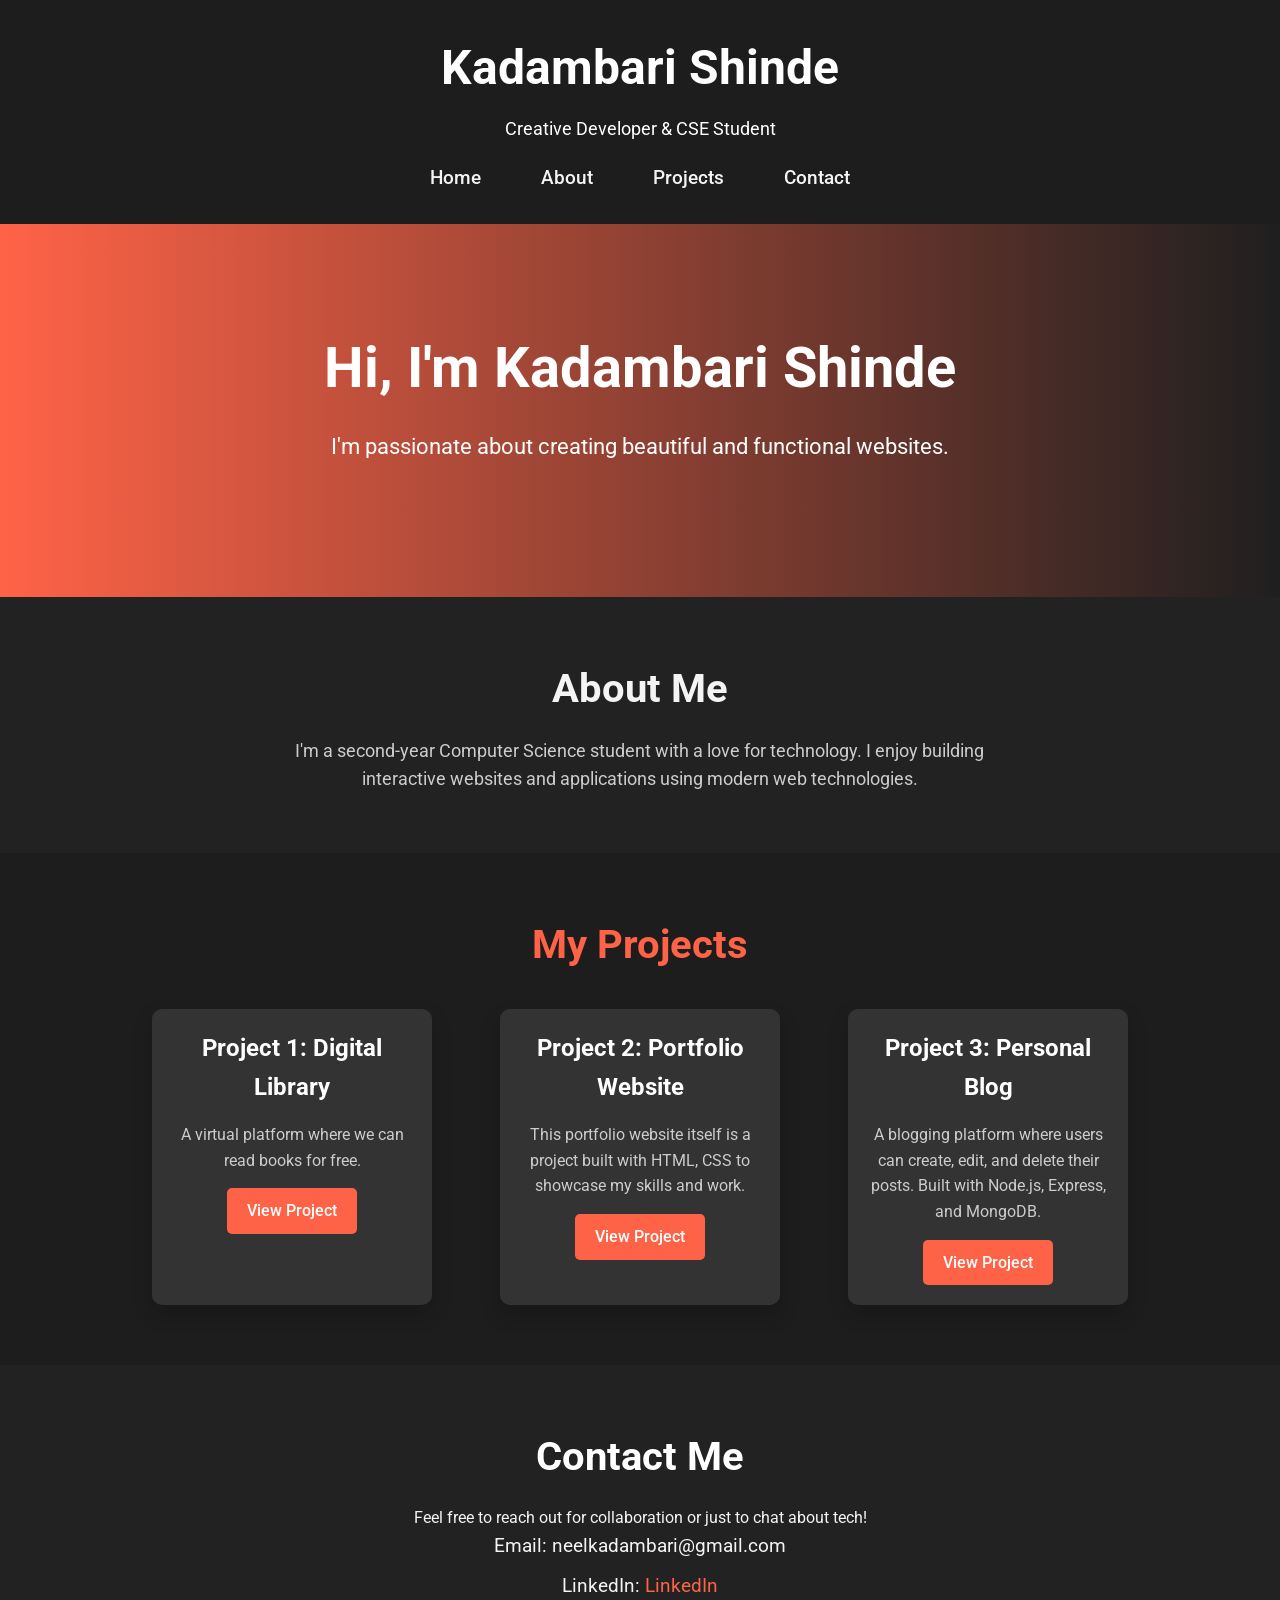
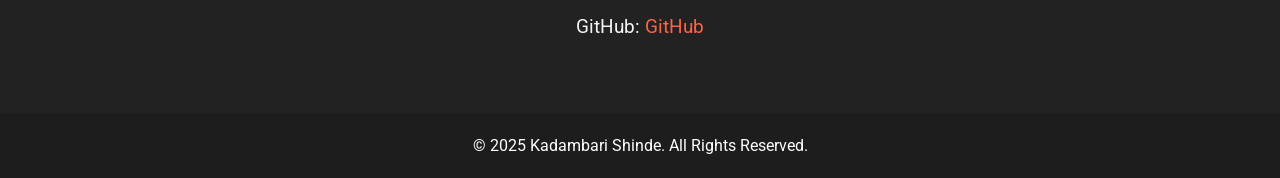
<file: index.html>
<!DOCTYPE html>
<html lang="en">
<head>
    <meta charset="UTF-8">
    <meta name="viewport" content="width=device-width, initial-scale=1.0">
    <meta http-equiv="X-UA-Compatible" content="ie=edge">
    <title>Kadambari Shinde - Portfolio</title>
    <link href="https://fonts.googleapis.com/css2?family=Roboto:wght@400;500;700&display=swap" rel="stylesheet">
    <link rel="stylesheet" href="style.css">
</head>
<body>

    <!-- Header Section -->
    <header>
        <div class="container">
            <div class="logo">
                <h1>Kadambari Shinde</h1>
                <p>Creative Developer & CSE Student</p>
            </div>
            <nav>
                <ul>
                    <li><a href="#home">Home</a></li>
                    <li><a href="#about">About</a></li>
                    <li><a href="#projects">Projects</a></li>
                    <li><a href="#contact">Contact</a></li>
                </ul>
            </nav>
        </div>
    </header>

    <section id="home" class="hero">
        <div class="hero-content">
            <h2>Hi, I'm Kadambari Shinde</h2>
            <p>I'm passionate about creating beautiful and functional websites.</p>
        </div>
    </section>

    <!-- About Section -->
    <section id="about" class="about">
        <div class="container">
            <h2>About Me</h2>
            <p>I'm a second-year Computer Science student with a love for technology. I enjoy building interactive websites and applications using modern web technologies.</p>
        </div>
    </section>

    <!-- Projects Section -->
    <section id="projects" class="projects">
        <div class="container">
            <h2>My Projects</h2>
            <div class="project-cards">
                <div class="project-card">
                    <h3>Project 1: Digital Library</h3>
                    <p>A virtual platform where we can read books for free.</p>
                    <a href="#" class="btn">View Project</a>
                </div>
                <div class="project-card">
                    <h3>Project 2: Portfolio Website</h3>
                    <p>This portfolio website itself is a project built with HTML, CSS to showcase my skills and work.</p>
                    <a href="#" class="btn">View Project</a>
                </div>
                <div class="project-card">
                    <h3>Project 3: Personal Blog</h3>
                    <p>A blogging platform where users can create, edit, and delete their posts. Built with Node.js, Express, and MongoDB.</p>
                    <a href="#" class="btn">View Project</a>
                </div>
            </div>
        </div>
    </section>

    <!-- Contact Section -->
    <section id="contact" class="contact">
        <div class="container">
            <h2>Contact Me</h2>
            <p>Feel free to reach out for collaboration or just to chat about tech!</p>
            <ul>
                <li>Email: neelkadambari@gmail.com</li>
                <li>LinkedIn: <a href="https://www.linkedin.com/in/kadambarishinde" target="_blank"> LinkedIn</a></li>
                <li>GitHub: <a href="https://github.com/kadambarishinde" target="_blank"> GitHub</a></li>
            </ul>
        </div>
    </section>

    <!-- Footer Section -->
    <footer>
        <div class="container">
            <p>&copy; 2025 Kadambari Shinde. All Rights Reserved.</p>
        </div>
    </footer>

</body>
</html>
</file>
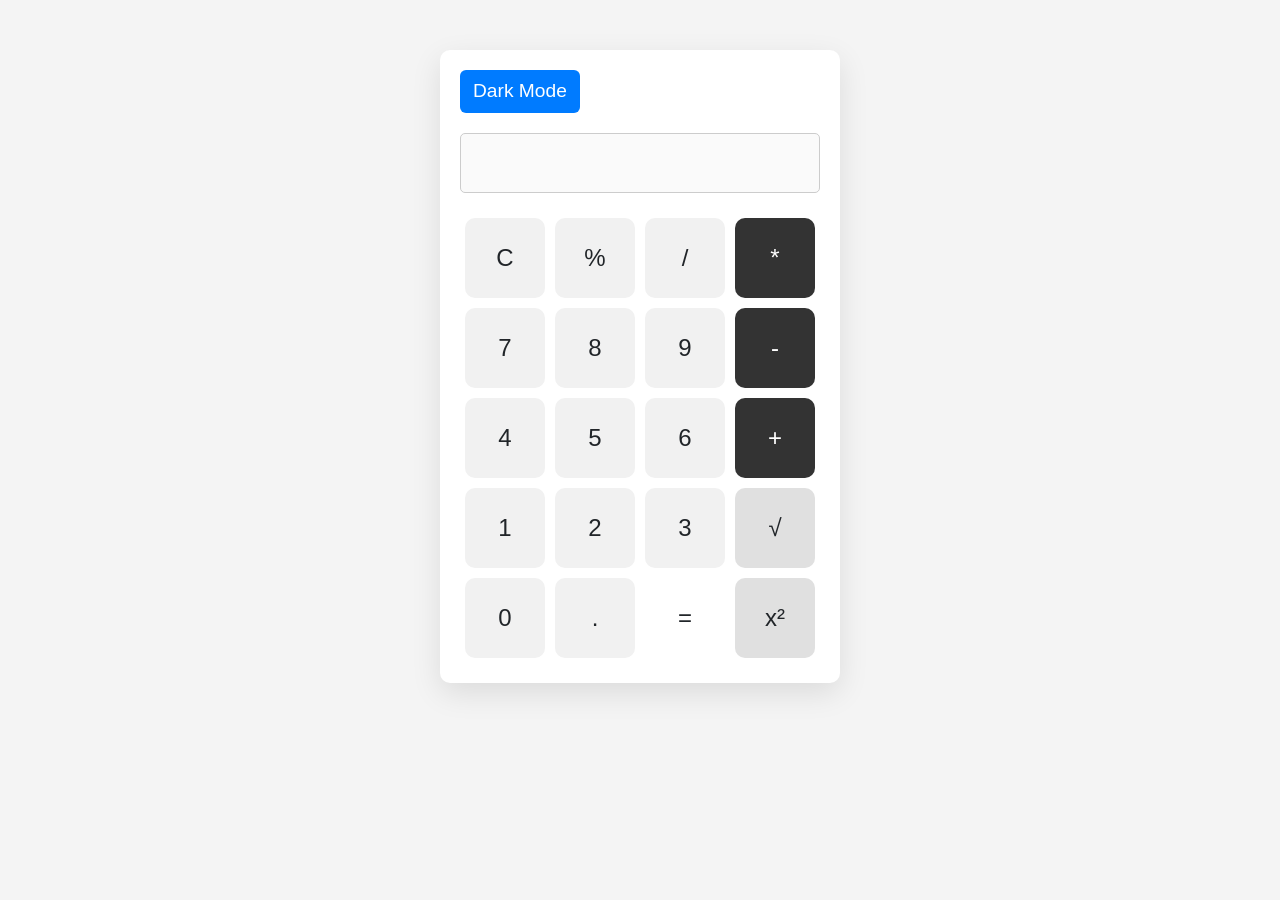
<file: calculator.html>
<!DOCTYPE html>
<html lang="en">
<head>
    <meta charset="UTF-8">
    <meta name="viewport" content="width=device-width, initial-scale=1.0">
    <title>Innovative Calculator</title>
    <link href="https://cdn.jsdelivr.net/npm/bootstrap@5.3.0-alpha1/dist/css/bootstrap.min.css" rel="stylesheet">
    <style>
        body {
            background-color: #f4f4f4;
            font-family: Arial, sans-serif;
        }
        .calculator {
            max-width: 400px;
            width: 100%;
            background-color: #fff;
            padding: 20px;
            border-radius: 10px;
            box-shadow: 0 10px 30px rgba(0, 0, 0, 0.1);
            margin: 50px auto;
        }
        .display {
            width: 100%;
            height: 60px;
            font-size: 2.5rem;
            text-align: right;
            margin-bottom: 20px;
            border: 1px solid #ccc;
            padding: 10px;
            border-radius: 5px;
        }
        .button {
            width: 80px;
            height: 80px;
            font-size: 1.5rem;
            margin: 5px;
            border-radius: 10px;
        }
        .button-light {
            background-color: #f1f1f1;
        }
        .button-dark {
            background-color: #333;
            color: white;
        }
        .button-special {
            background-color: #e0e0e0;
        }
        .dark-mode {
            background-color: #333;
            color: white;
        }
        .dark-mode .calculator {
            background-color: #222;
        }
        .dark-mode .display {
            background-color: #444;
            color: white;
        }
        .toggle-btn {
            background-color: #007bff;
            color: white;
            font-size: 1.2rem;
            margin-bottom: 20px;
        }
    </style>
</head>
<body>

<div class="calculator" id="calculator">
    <button class="btn toggle-btn" onclick="toggleTheme()">Dark Mode</button>
    <input type="text" id="display" class="display" disabled>
    <div class="d-flex flex-wrap">
        <button class="btn button button-light" onclick="clearDisplay()">C</button>
        <button class="btn button button-light" onclick="appendToDisplay('%')">%</button>
        <button class="btn button button-light" onclick="appendToDisplay('/')">/</button>
        <button class="btn button button-dark" onclick="setOperator('*')">*</button>
    </div>
    <div class="d-flex flex-wrap">
        <button class="btn button button-light" onclick="appendToDisplay('7')">7</button>
        <button class="btn button button-light" onclick="appendToDisplay('8')">8</button>
        <button class="btn button button-light" onclick="appendToDisplay('9')">9</button>
        <button class="btn button button-dark" onclick="setOperator('-')">-</button>
    </div>
    <div class="d-flex flex-wrap">
        <button class="btn button button-light" onclick="appendToDisplay('4')">4</button>
        <button class="btn button button-light" onclick="appendToDisplay('5')">5</button>
        <button class="btn button button-light" onclick="appendToDisplay('6')">6</button>
        <button class="btn button button-dark" onclick="setOperator('+')">+</button>
    </div>
    <div class="d-flex flex-wrap">
        <button class="btn button button-light" onclick="appendToDisplay('1')">1</button>
        <button class="btn button button-light" onclick="appendToDisplay('2')">2</button>
        <button class="btn button button-light" onclick="appendToDisplay('3')">3</button>
        <button class="btn button button-special" onclick="calculateSquareRoot()">√</button>
    </div>
    <div class="d-flex flex-wrap">
        <button class="btn button button-light" onclick="appendToDisplay('0')">0</button>
        <button class="btn button button-light" onclick="appendToDisplay('.')">.</button>
        <button class="btn button button-success" onclick="calculateResult()">=</button>
        <button class="btn button button-special" onclick="calculateSquare()">x²</button>
    </div>
</div>

<script src="calculator.js"></script>
</body>
</html>
</file>
<file: style.css>
/* Reset styles */
* {
    margin: 0;
    padding: 0;
    box-sizing: border-box;
}

/* Global styles */
body {
    font-family: 'Roboto', sans-serif;
    background-color: #121212;
    color: #f4f4f4;
    line-height: 1.6;
}

/* Container for centralizing content */
.container {
    width: 80%;
    margin: 0 auto;
}

/* Header */
header {
    background-color: #1d1d1d;
    color: #fff;
    padding: 30px 0;
    text-align: center;
    position: sticky;
    top: 0;
    z-index: 1000;
}

header .logo h1 {
    font-size: 3rem;
    margin-bottom: 0.5rem;
}

header .logo p {
    font-size: 1.1rem;
}

header nav ul {
    list-style: none;
    display: flex;
    justify-content: center;
    margin-top: 20px;
}

header nav ul li {
    margin: 0 30px;
}

header nav ul li a {
    color: #f4f4f4;
    text-decoration: none;
    font-weight: 500;
    font-size: 1.2rem;
    transition: color 0.3s ease;
}

header nav ul li a:hover {
    color: #ff6347;
}

/* Hero Section */
.hero {
    background: linear-gradient(to right, #ff6347, #1f1f1f);
    color: #fff;
    padding: 100px 0;
    text-align: center;
    position: relative;
}

.hero h2 {
    font-size: 3.5rem;
    margin-bottom: 1rem;
}

.hero p {
    font-size: 1.4rem;
    margin-bottom: 2rem;
}

.hero-content {
    animation: fadeIn 2s ease-in-out;
}

/* About Section */
.about {
    background-color: #222;
    padding: 60px 0;
    text-align: center;
}

.about h2 {
    font-size: 2.5rem;
    margin-bottom: 1rem;
}

.about p {
    font-size: 1.1rem;
    width: 70%;
    margin: 0 auto;
    color: #ccc;
}

/* Projects Section */
.projects {
    background-color: #1d1d1d;
    padding: 60px 0;
    text-align: center;
}

.projects h2 {
    font-size: 2.5rem;
    margin-bottom: 2rem;
    color: #ff6347;
}

.project-cards {
    display: flex;
    justify-content: space-around;
    gap: 20px;
    flex-wrap: wrap;
}

.project-card {
    background-color: #333;
    border-radius: 10px;
    padding: 20px;
    width: 280px;
    box-shadow: 0 10px 20px rgba(0, 0, 0, 0.2);
    transition: transform 0.3s ease-in-out;
}

.project-card h3 {
    font-size: 1.5rem;
    margin-bottom: 1rem;
    color: #fff;
}

.project-card p {
    font-size: 1rem;
    color: #ccc;
    margin-bottom: 15px;
}

.project-card a {
    display: inline-block;
    background-color: #ff6347;
    color: #fff;
    padding: 10px 20px;
    text-decoration: none;
    border-radius: 5px;
    font-weight: 500;
    transition: background-color 0.3s ease;
}

.project-card a:hover {
    background-color: #e53e31;
}

.project-card:hover {
    transform: translateY(-10px);
}

/* Contact Section */
.contact {
    background-color: #222;
    padding: 60px 0;
    text-align: center;
}

.contact h2 {
    font-size: 2.5rem;
    margin-bottom: 1rem;
    color: #fff;
}

.contact ul {
    list-style: none;
    font-size: 1.2rem;
}

.contact ul li {
    margin-bottom: 10px;
}

.contact ul li a {
    color: #ff6347;
    text-decoration: none;
}

.contact ul li a:hover {
    text-decoration: underline;
}

/* Footer */
footer {
    background-color: #1d1d1d;
    color: #fff;
    padding: 20px 0;
    text-align: center;
}

/* Animation for Hero Content */
@keyframes fadeIn {
    0% {
        opacity: 0;
        transform: translateY(-30px);
    }
    100% {
        opacity: 1;
        transform: translateY(0);
    }
}
</file>
